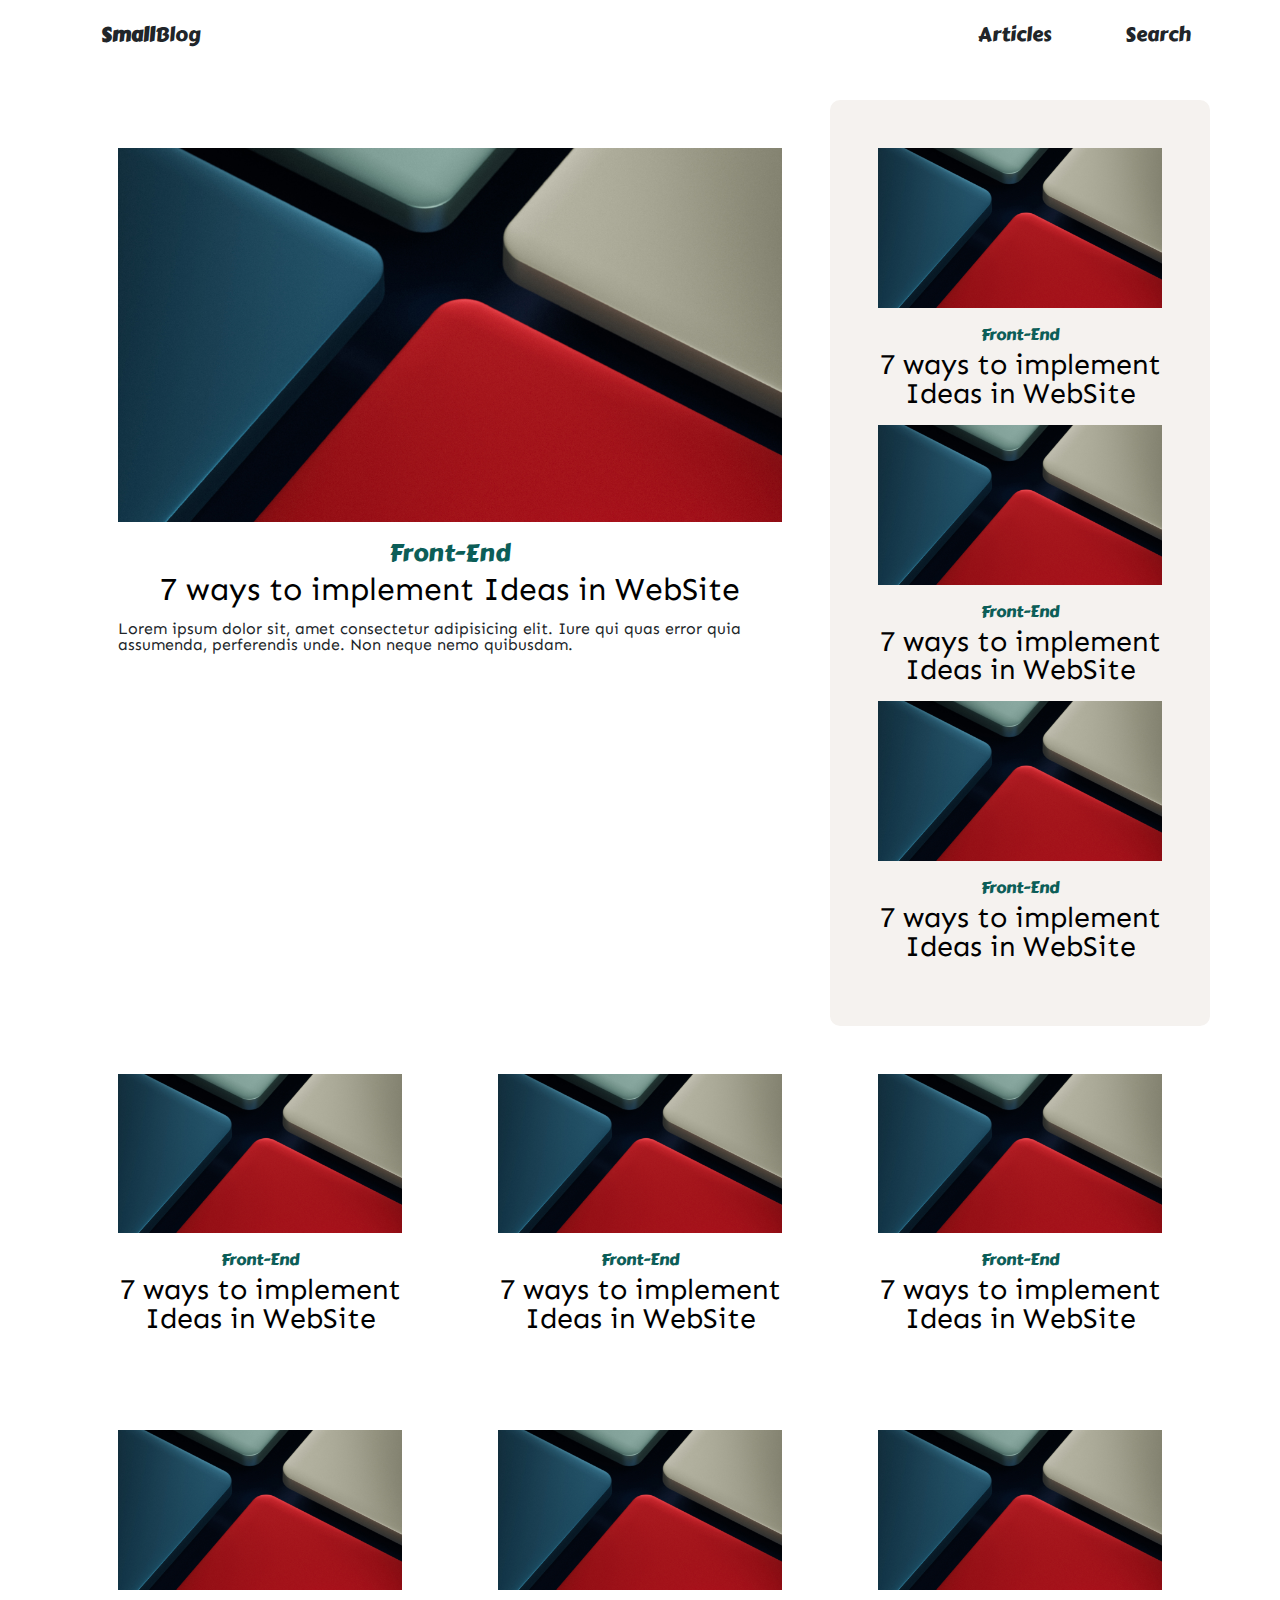
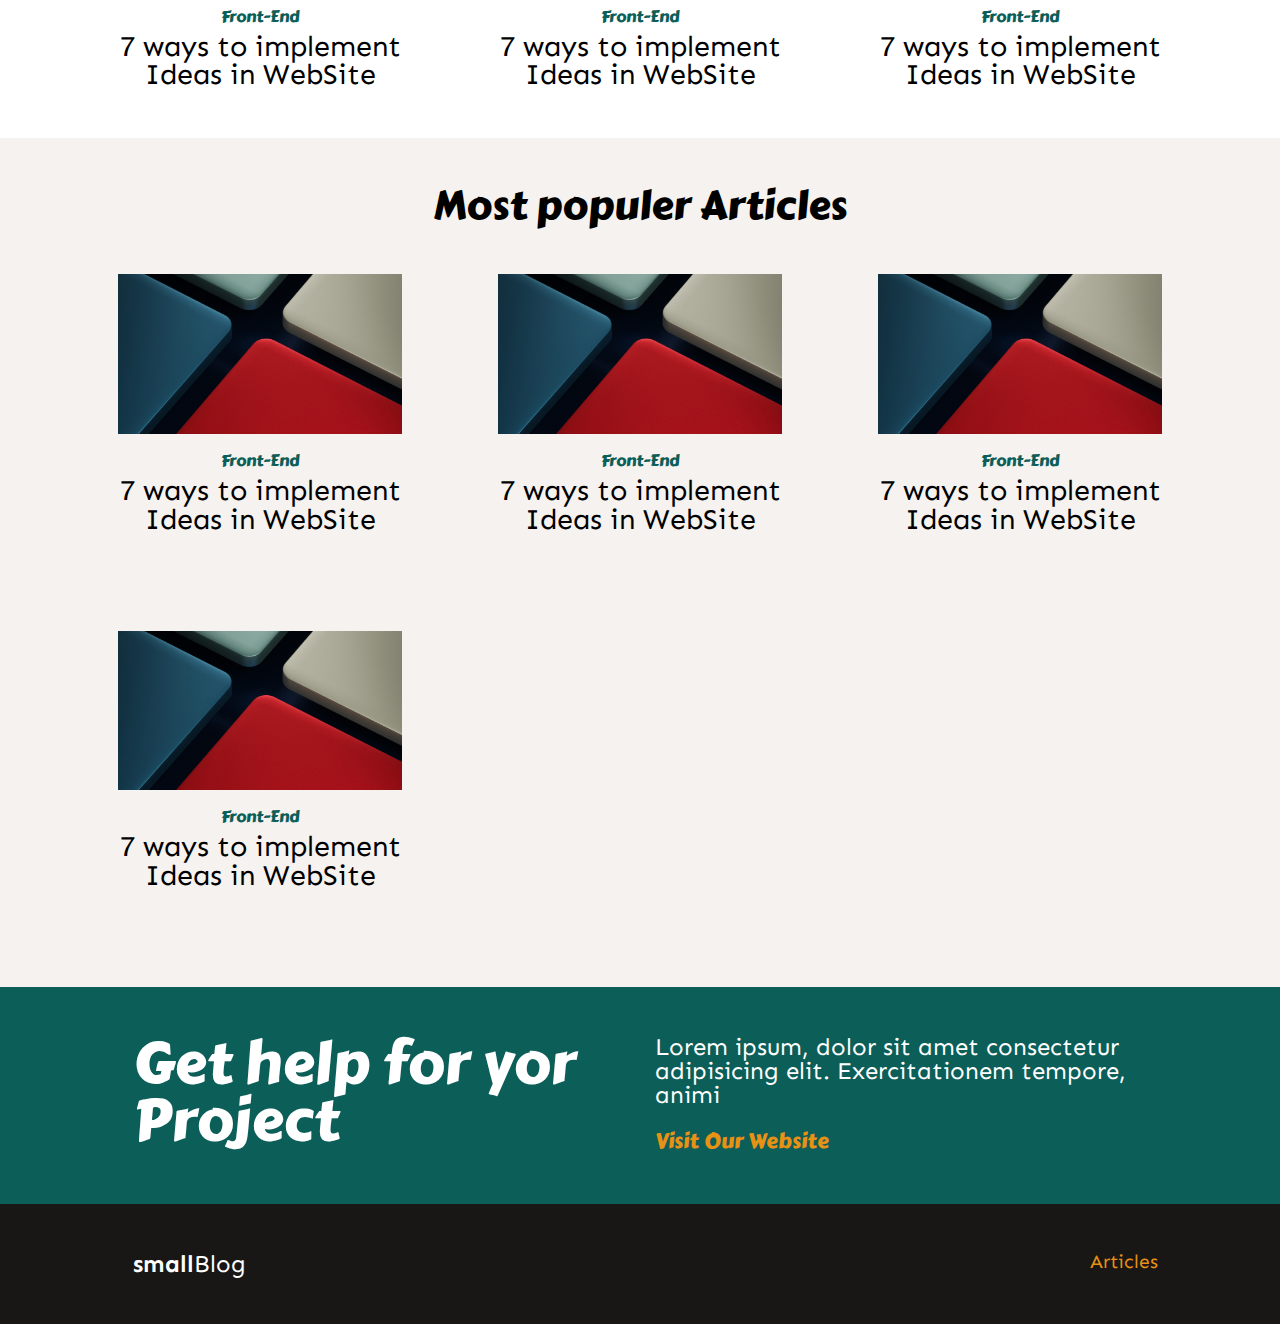
<file: index.html>
<!doctype html>
<html lang="en">

<head>
    <link rel="stylesheet" href="https://cdnjs.cloudflare.com/ajax/libs/font-awesome/6.2.0/css/all.min.css"
        integrity="sha512-xh6O/CkQoPOWDdYTDqeRdPCVd1SpvCA9XXcUnZS2FmJNp1coAFzvtCN9BmamE+4aHK8yyUHUSCcJHgXloTyT2A=="
        crossorigin="anonymous" referrerpolicy="no-referrer" />
    <!-- Required meta tags -->
    <meta charset="utf-8">
    <meta name="viewport" content="width=device-width, initial-scale=1, shrink-to-fit=no">
    <link rel="preconnect" href="https://fonts.googleapis.com">
    <link rel="preconnect" href="https://fonts.gstatic.com" crossorigin>
    <link href="https://fonts.googleapis.com/css2?family=Sen&display=swap" rel="stylesheet">
    <link href="https://fonts.googleapis.com/css2?family=Carter+One&display=swap" rel="stylesheet">
    <!-- Bootstrap CSS -->
    <link rel="stylesheet" href="https://cdn.jsdelivr.net/npm/bootstrap@4.3.1/dist/css/bootstrap.min.css"
        integrity="sha384-ggOyR0iXCbMQv3Xipma34MD+dH/1fQ784/j6cY/iJTQUOhcWr7x9JvoRxT2MZw1T" crossorigin="anonymous">
    <link rel="stylesheet" href="css/css-reset.css">
    <link rel="stylesheet" href="css/MY-CSS.css">
    <link rel="stylesheet" href="css/index.css">
    <title>SmallBlog</title>
</head>

<body>
    <div id="mySidenav" class="sidenav">
        <a href="javascript:void(0)" class="closebtn" onclick="closeNav()">&times;</a>
        <section class="searchBar">
            <input type="search" placeholder="Search...">
            <span class="searchIcon"><button> <i class="fas fa-search mr-2"></i></button></span>
        </section>
        <section class="tagHeader">
            Tags
        </section>
        <a href="#">TagName</a>
        <a href="#">TagName</a>
        <a href="#">TagName</a>
        <a href="#">TagName</a>
    </div>
    <div class="main">
        <div class="container">
            <div class="row pt-4 navbar navbarItemHeader mb-5">
                <div class="col-1">
                    <a href="index.html"><span class="boldText">Small</span>Blog</a>
                </div>
                <div class="col-1 offset-8 navbarItem"><a href="article.html">Articles</a>
                </div>
                <div class="col-1 navbarItem" id="searchBtn" onclick="changeOffset()">
                    <i class="fas fa-search d-inline mr-2"></i>Search
                </div>
            </div>
        </div>

        <!-- Main Content -->
        <div class="container">
            <div class="row">
                <!-- left -->
                <div class="col-lg-8 col-12 p-5 ">
                    <div>
                        <a href="singlePage.html">
                            <section>
                                <img src="images/itemImage1.jpg" alt="itemImage1" class="img-fluid">
                            </section>
                            <div class="heroBoxHeaderName mt-3 mb-2">
                                Front-End
                            </div>
                            <div class="heroBoxName mb-3">
                                7 ways to implement Ideas in WebSite
                            </div>
                            <div class="summeryContent">
                                Lorem ipsum dolor sit, amet consectetur adipisicing elit. Iure qui quas error quia
                                assumenda,
                                perferendis unde. Non neque nemo quibusdam.
                            </div>
                        </a>
                    </div>
                </div>
                <!-- right -->
                <div class="col-lg-4 col-12 pt-5 pb-5 pr-5 pl-5 rightContent">
                    <!-- 1 item Start Here -->
                    <div>
                        <a href="singlePage.html">
                            <section>
                                <img src="images/itemImage1.jpg" alt="itemImage1" class="img-fluid">
                            </section>
                            <section class="itemHeaderName mt-3 mb-2">
                                Front-End
                            </section>
                            <section class="itemName mb-3">
                                7 ways to implement Ideas in WebSite
                            </section>
                        </a>
                    </div>
                    <!-- end 1 item End Here -->
                    <div>
                        <a href="singlePage.html">
                            <section>
                                <img src="images/itemImage1.jpg" alt="itemImage1" class="img-fluid">
                            </section>
                            <section class="itemHeaderName mt-3 mb-2">
                                Front-End
                            </section>
                            <section class="itemName mb-3">
                                7 ways to implement Ideas in WebSite
                            </section>
                        </a>
                    </div>
                    <div>
                        <a href="singlePage.html">
                            <section>
                                <img src="images/itemImage1.jpg" alt="itemImage1" class="img-fluid">
                            </section>
                            <section class="itemHeaderName mt-3 mb-2">
                                Front-End
                            </section>
                            <section class="itemName mb-3">
                                7 ways to implement Ideas in WebSite
                            </section>
                        </a>
                    </div>
                </div>
            </div>
        </div>

        <!-- items -->
        <div class="container">
            <div class="row">
                <!-- Item 1 Start Copy -->
                <!-- Size IMAGE 1920*1080 -->
                <div class="col-lg-4 col-6 p-5">
                    <a href="singlePage.html">
                         <section>
                        <div class="itemImgContainer">
                            <img src="images/itemImage1.jpg" alt="" class="img-fluid">
                        </div>
                        <section class="itemHeaderName mt-3 mb-2">
                            Front-End
                        </section>
                        <section class="itemName">
                            7 ways to implement Ideas in WebSite
                        </section>
                    </section>
                    </a>
                </div>
                <!-- Item 1 End End Copy -->
                <div class="col-lg-4 col-6 p-5">
                    <a href="singlePage.html">
                         <section>
                        <div class="itemImgContainer">
                            <img src="images/itemImage1.jpg" alt="" class="img-fluid">
                        </div>
                        <section class="itemHeaderName mt-3 mb-2">
                            Front-End
                        </section>
                        <section class="itemName">
                            7 ways to implement Ideas in WebSite
                        </section>
                    </section>
                    </a>
                </div>
                <div class="col-lg-4 col-6 p-5">
                    <a href="singlePage.html">
                         <section>
                        <div class="itemImgContainer">
                            <img src="images/itemImage1.jpg" alt="" class="img-fluid">
                        </div>
                        <section class="itemHeaderName mt-3 mb-2">
                            Front-End
                        </section>
                        <section class="itemName">
                            7 ways to implement Ideas in WebSite
                        </section>
                    </section>
                    </a>
                </div>
                <div class="col-lg-4 col-6 p-5">
                    <a href="singlePage.html">
                         <section>
                        <div class="itemImgContainer">
                            <img src="images/itemImage1.jpg" alt="" class="img-fluid">
                        </div>
                        <section class="itemHeaderName mt-3 mb-2">
                            Front-End
                        </section>
                        <section class="itemName">
                            7 ways to implement Ideas in WebSite
                        </section>
                    </section>
                    </a>
                </div>
                <div class="col-lg-4 col-6 p-5">
                    <a href="singlePage.html">
                         <section>
                        <div class="itemImgContainer">
                            <img src="images/itemImage1.jpg" alt="" class="img-fluid">
                        </div>
                        <section class="itemHeaderName mt-3 mb-2">
                            Front-End
                        </section>
                        <section class="itemName">
                            7 ways to implement Ideas in WebSite
                        </section>
                    </section>
                    </a>
                </div>
                <div class="col-lg-4 col-6 p-5">
                    <a href="singlePage.html">
                         <section>
                        <div class="itemImgContainer">
                            <img src="images/itemImage1.jpg" alt="" class="img-fluid">
                        </div>
                        <section class="itemHeaderName mt-3 mb-2">
                            Front-End
                        </section>
                        <section class="itemName">
                            7 ways to implement Ideas in WebSite
                        </section>
                    </section>
                    </a>
                </div>
            </div>
        </div>

        <div class="container-fluid itemContainer p-5">
            <div class="container">
                <div class="row d-flex justify-content-center align-items-center">
                    <section class="itemHeader">
                        Most populer Articles
                    </section>
                </div>
                <div class="row">
                    <!-- Item 1 Start Copy -->
                    <!-- Size IMAGE 1920*1080 -->
                    <div class="col-lg-4 col-12 p-5">
                        <a href="singlePage.html">
                            <section>
                                <div class="itemImgContainer">
                                    <img src="images/itemImage1.jpg" alt="" class="img-fluid">
                                </div>
                                <section class="itemHeaderName mt-3 mb-2">
                                    Front-End
                                </section>
                                <section class="itemName">
                                    7 ways to implement Ideas in WebSite
                                </section>
                            </section>
                        </a>   
                    </div>
                    <!-- Item 1 End End Copy -->
                    <div class="col-lg-4 col-12 p-5">
                        <a href="singlePage.html">
                            <section>
                                <div class="itemImgContainer">
                                    <img src="images/itemImage1.jpg" alt="" class="img-fluid">
                                </div>
                                <section class="itemHeaderName mt-3 mb-2">
                                    Front-End
                                </section>
                                <section class="itemName">
                                    7 ways to implement Ideas in WebSite
                                </section>
                            </section>
                        </a>   
                    </div>
                    <div class="col-lg-4 col-12 p-5">
                        <a href="singlePage.html">
                            <section>
                                <div class="itemImgContainer">
                                    <img src="images/itemImage1.jpg" alt="" class="img-fluid">
                                </div>
                                <section class="itemHeaderName mt-3 mb-2">
                                    Front-End
                                </section>
                                <section class="itemName">
                                    7 ways to implement Ideas in WebSite
                                </section>
                            </section>
                        </a>   
                    </div>
                    <div class="col-lg-4 col-12 p-5">
                        <a href="singlePage.html">
                            <section>
                                <div class="itemImgContainer">
                                    <img src="images/itemImage1.jpg" alt="" class="img-fluid">
                                </div>
                                <section class="itemHeaderName mt-3 mb-2">
                                    Front-End
                                </section>
                                <section class="itemName">
                                    7 ways to implement Ideas in WebSite
                                </section>
                            </section>
                        </a>   
                    </div>
                </div>
            </div>

        </div>

        <!-- Footer Top -->
        <div class="container-fluid footerTopContainer">
            <div class="container">
                <div class="row p-5">
                    <div class="col-6">
                        <section>
                            <span class="footerTopLeft">
                                Get help for yor Project
                            </span>
                        </section>
                    </div>
                    <div class="col-6">
                        <section>
                            <p class="footerTopRight">Lorem ipsum, dolor sit amet consectetur adipisicing elit.
                                Exercitationem tempore, animi </p>
                            <div class="footerTopRightLink mt-4">
                                <a href="#">Visit Our Website</a>
                                <div class="footerTopRightLinkEffect"></div>
                            </div>
                        </section>
                    </div>
                </div>
            </div>
        </div>

        <!-- Footer -->

        <div class="container-fluid footerContainer">
            <div class="container">
                <div class="row p-5">
                    <div class="col-12 col-md-1 footerTitle">
                        <a href="index.html"><span class="boldText">small</span>Blog</a>
                    </div>
                    <div class="col-10 d-none d-md-block"></div>
                    <div class="col-12 col-md-1 m-md-0 mt-3 footerArticle"><a href="article.html">Articles</a>
                    </div>
                </div>
            </div>
        </div>
    </div>


    <!-- Optional JavaScript -->
    <!-- jQuery first, then Popper.js, then Bootstrap JS -->
    <script src="https://code.jquery.com/jquery-3.3.1.slim.min.js"
        integrity="sha384-q8i/X+965DzO0rT7abK41JStQIAqVgRVzpbzo5smXKp4YfRvH+8abtTE1Pi6jizo"
        crossorigin="anonymous"></script>
    <script src="https://cdn.jsdelivr.net/npm/popper.js@1.14.7/dist/umd/popper.min.js"
        integrity="sha384-UO2eT0CpHqdSJQ6hJty5KVphtPhzWj9WO1clHTMGa3JDZwrnQq4sF86dIHNDz0W1"
        crossorigin="anonymous"></script>
    <script src="https://cdn.jsdelivr.net/npm/bootstrap@4.3.1/dist/js/bootstrap.min.js"
        integrity="sha384-JjSmVgyd0p3pXB1rRibZUAYoIIy6OrQ6VrjIEaFf/nJGzIxFDsf4x0xIM+B07jRM"
        crossorigin="anonymous"></script>
    <script src="java-script/MY-JS.js"></script>
</body>

</html>
</file>
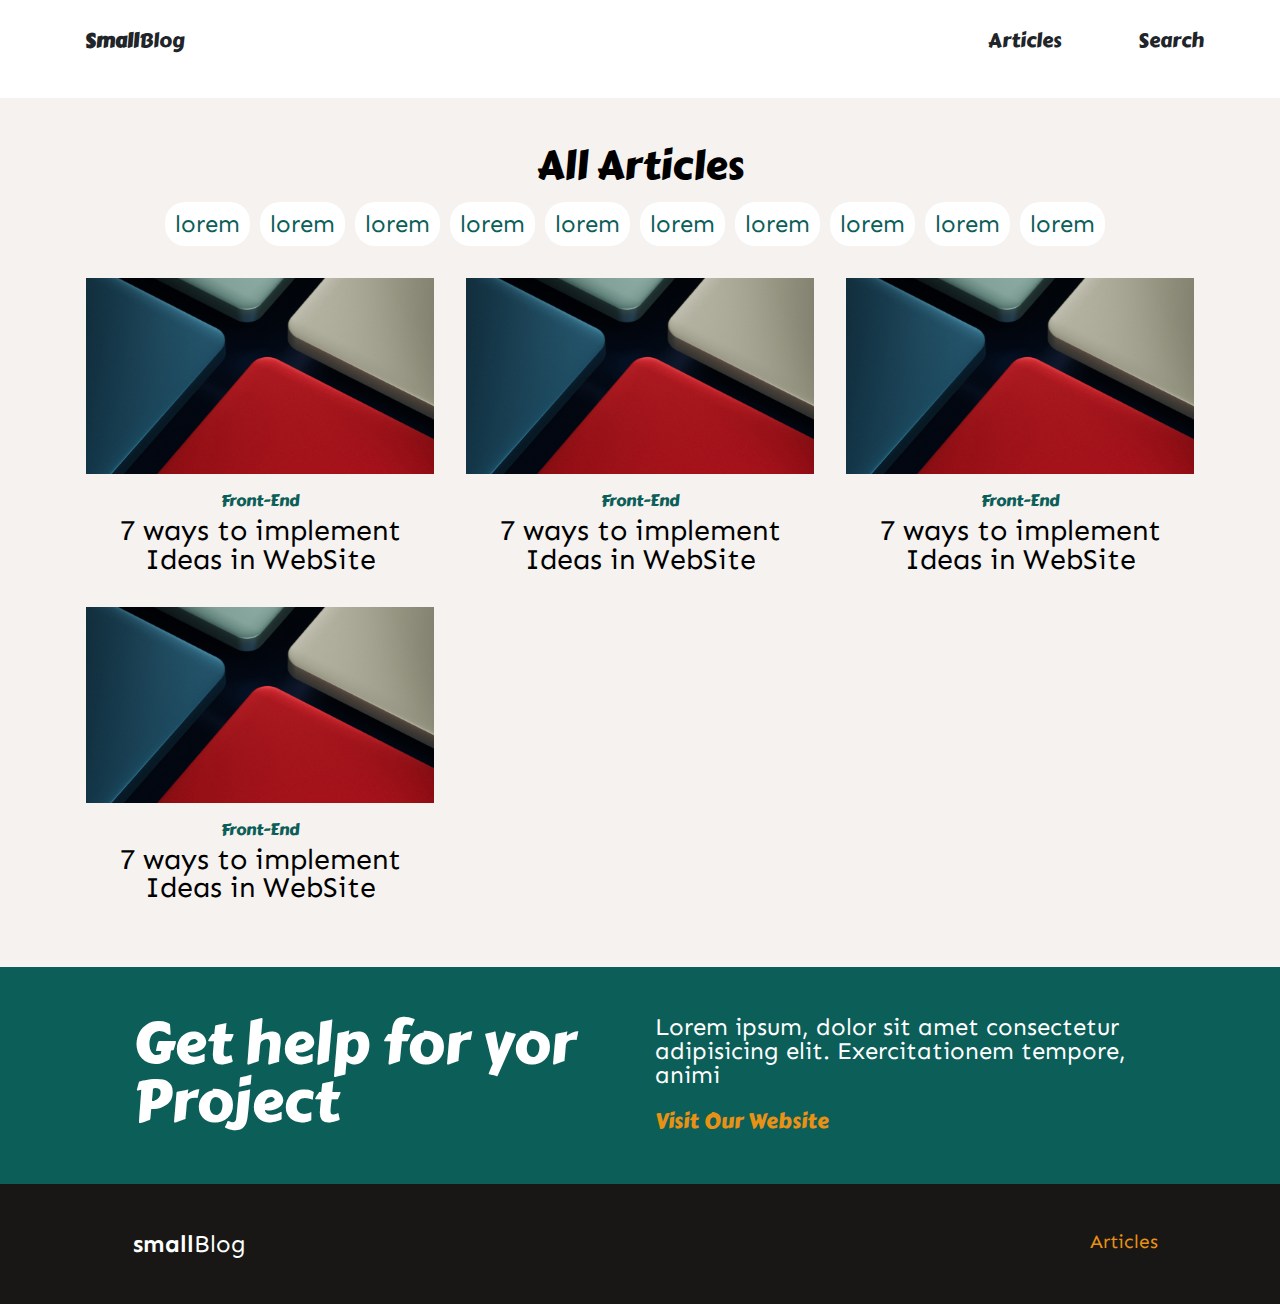
<file: article.html>
<!doctype html>
<html lang="en">

<head>
    <link rel="stylesheet" href="https://cdnjs.cloudflare.com/ajax/libs/font-awesome/6.2.0/css/all.min.css"
        integrity="sha512-xh6O/CkQoPOWDdYTDqeRdPCVd1SpvCA9XXcUnZS2FmJNp1coAFzvtCN9BmamE+4aHK8yyUHUSCcJHgXloTyT2A=="
        crossorigin="anonymous" referrerpolicy="no-referrer" />
    <!-- Required meta tags -->
    <meta charset="utf-8">
    <meta name="viewport" content="width=device-width, initial-scale=1, shrink-to-fit=no">
    <link rel="preconnect" href="https://fonts.googleapis.com">
    <link rel="preconnect" href="https://fonts.gstatic.com" crossorigin>
    <link href="https://fonts.googleapis.com/css2?family=Sen&display=swap" rel="stylesheet">
    <link href="https://fonts.googleapis.com/css2?family=Carter+One&display=swap" rel="stylesheet">
    <!-- Bootstrap CSS -->
    <link rel="stylesheet" href="https://cdn.jsdelivr.net/npm/bootstrap@4.3.1/dist/css/bootstrap.min.css"
        integrity="sha384-ggOyR0iXCbMQv3Xipma34MD+dH/1fQ784/j6cY/iJTQUOhcWr7x9JvoRxT2MZw1T" crossorigin="anonymous">
    <link rel="stylesheet" href="css/css-reset.css">
    <link rel="stylesheet" href="css/MY-CSS.css">
    <link rel="stylesheet" href="css/article.css">
    <title>SmallBlog</title>
</head>

<body>

    <div id="mySidenav" class="sidenav">
        <a href="javascript:void(0)" class="closebtn" onclick="closeNav()">&times;</a>
        <section class="searchBar">
            <input type="search" placeholder="Search...">
            <span class="searchIcon"><button> <i class="fas fa-search mr-2"></i></button></span>
        </section>
        <section class="tagHeader">
            Tags
        </section>
        <a href="#">TagName</a>
        <a href="#">TagName</a>
        <a href="#">TagName</a>
        <a href="#">TagName</a>
    </div>
    <section id="mainBody">
        <div class="container">
            <div class="row navbar navbarItemHeader mb-5">
                <div class="col-1">
                    <a href="index.html"><span class="boldText">Small</span>Blog</a>
                </div>
                <div class="col-1 offset-8 navbarItem"><a href="article.html">Articles</a>
                </div>
                <div class="col-1 navbarItem" id="searchBtn" onclick="changeOffset()">
                    <i class="fas fa-search d-inline mr-2"></i>Search
                </div>
            </div>
        </div>



        <div class="container-fluid itemContainer p-5">
            <div class="container">
                <div class="row d-flex justify-content-center align-items-center mb-3">
                    <section class="itemHeader">
                        All Articles
                    </section>
                </div>
                <div class="row d-flex justify-content-center align-items-center mb-3 articleTags">
                    <div>lorem</div>
                    <div>lorem</div>
                    <div>lorem</div>
                    <div>lorem</div>
                    <div>lorem</div>
                    <div>lorem</div>
                    <div>lorem</div>
                    <div>lorem</div>
                    <div>lorem</div>
                    <div>lorem</div>
                </div>
                <div class="row">
                    <!-- Item 1 Start Copy -->
                    <!-- Size IMAGE 1920*1080 -->
                    <div class="col-lg-4 col-12 p-3">
                        <a href="singlePage.html">
                            <section>
                                <div class="itemImgContainer">
                                    <img src="images/itemImage1.jpg" alt="" class="img-fluid">
                                </div>
                                <section class="itemHeaderName mt-3 mb-2">
                                    Front-End
                                </section>
                                <section class="itemName">
                                    7 ways to implement Ideas in WebSite
                                </section>
                            </section>
                        </a>
                    </div>
                    <!-- Item 1 End End Copy -->
                    <div class="col-lg-4 col-12 p-3">
                        <a href="singlePage.html">
                            <section>
                                <div class="itemImgContainer">
                                    <img src="images/itemImage1.jpg" alt="" class="img-fluid">
                                </div>
                                <section class="itemHeaderName mt-3 mb-2">
                                    Front-End
                                </section>
                                <section class="itemName">
                                    7 ways to implement Ideas in WebSite
                                </section>
                            </section>
                        </a>
                    </div>
                    <div class="col-lg-4 col-12 p-3">
                        <a href="singlePage.html">
                            <section>
                                <div class="itemImgContainer">
                                    <img src="images/itemImage1.jpg" alt="" class="img-fluid">
                                </div>
                                <section class="itemHeaderName mt-3 mb-2">
                                    Front-End
                                </section>
                                <section class="itemName">
                                    7 ways to implement Ideas in WebSite
                                </section>
                            </section>
                        </a>
                    </div>
                    <div class="col-lg-4 col-12 p-3">
                        <a href="singlePage.html">
                            <section>
                                <div class="itemImgContainer">
                                    <img src="images/itemImage1.jpg" alt="" class="img-fluid">
                                </div>
                                <section class="itemHeaderName mt-3 mb-2">
                                    Front-End
                                </section>
                                <section class="itemName">
                                    7 ways to implement Ideas in WebSite
                                </section>
                            </section>
                        </a>
                    </div>
                </div>
            </div>

        </div>

        <!-- Footer Top -->
        <div class="container-fluid footerTopContainer">
            <div class="container">
                <div class="row p-5">
                    <div class="col-6">
                        <section>
                            <span class="footerTopLeft">
                                Get help for yor Project
                            </span>
                        </section>
                    </div>
                    <div class="col-6">
                        <section>
                            <p class="footerTopRight">Lorem ipsum, dolor sit amet consectetur adipisicing elit.
                                Exercitationem tempore, animi </p>
                            <div class="footerTopRightLink mt-4">
                                <a href="#">Visit Our Website</a>
                                <div class="footerTopRightLinkEffect"></div>
                            </div>
                        </section>
                    </div>
                </div>
            </div>
        </div>

        <!-- Footer -->

        <div class="container-fluid footerContainer">
            <div class="container">
                <div class="row p-5">
                    <div class="col-12 col-md-1 footerTitle"> <a href="index.html"><span
                                class="boldText">small</span>Blog</a></div>
                    <div class="col-10 d-none d-md-block"></div>
                    <div class="col-12 col-md-1 m-md-0 mt-3 footerArticle"><a href="article.html">Articles</a></div>
                </div>
            </div>
        </div>


    </section>
    <script src="java-script/MY-JS.js"></script>
    <!-- Optional JavaScript -->
    <!-- jQuery first, then Popper.js, then Bootstrap JS -->
    <script src="https://code.jquery.com/jquery-3.3.1.slim.min.js"
        integrity="sha384-q8i/X+965DzO0rT7abK41JStQIAqVgRVzpbzo5smXKp4YfRvH+8abtTE1Pi6jizo"
        crossorigin="anonymous"></script>
    <script src="https://cdn.jsdelivr.net/npm/popper.js@1.14.7/dist/umd/popper.min.js"
        integrity="sha384-UO2eT0CpHqdSJQ6hJty5KVphtPhzWj9WO1clHTMGa3JDZwrnQq4sF86dIHNDz0W1"
        crossorigin="anonymous"></script>
    <script src="https://cdn.jsdelivr.net/npm/bootstrap@4.3.1/dist/js/bootstrap.min.js"
        integrity="sha384-JjSmVgyd0p3pXB1rRibZUAYoIIy6OrQ6VrjIEaFf/nJGzIxFDsf4x0xIM+B07jRM"
        crossorigin="anonymous"></script>
</body>

</html>
</file>
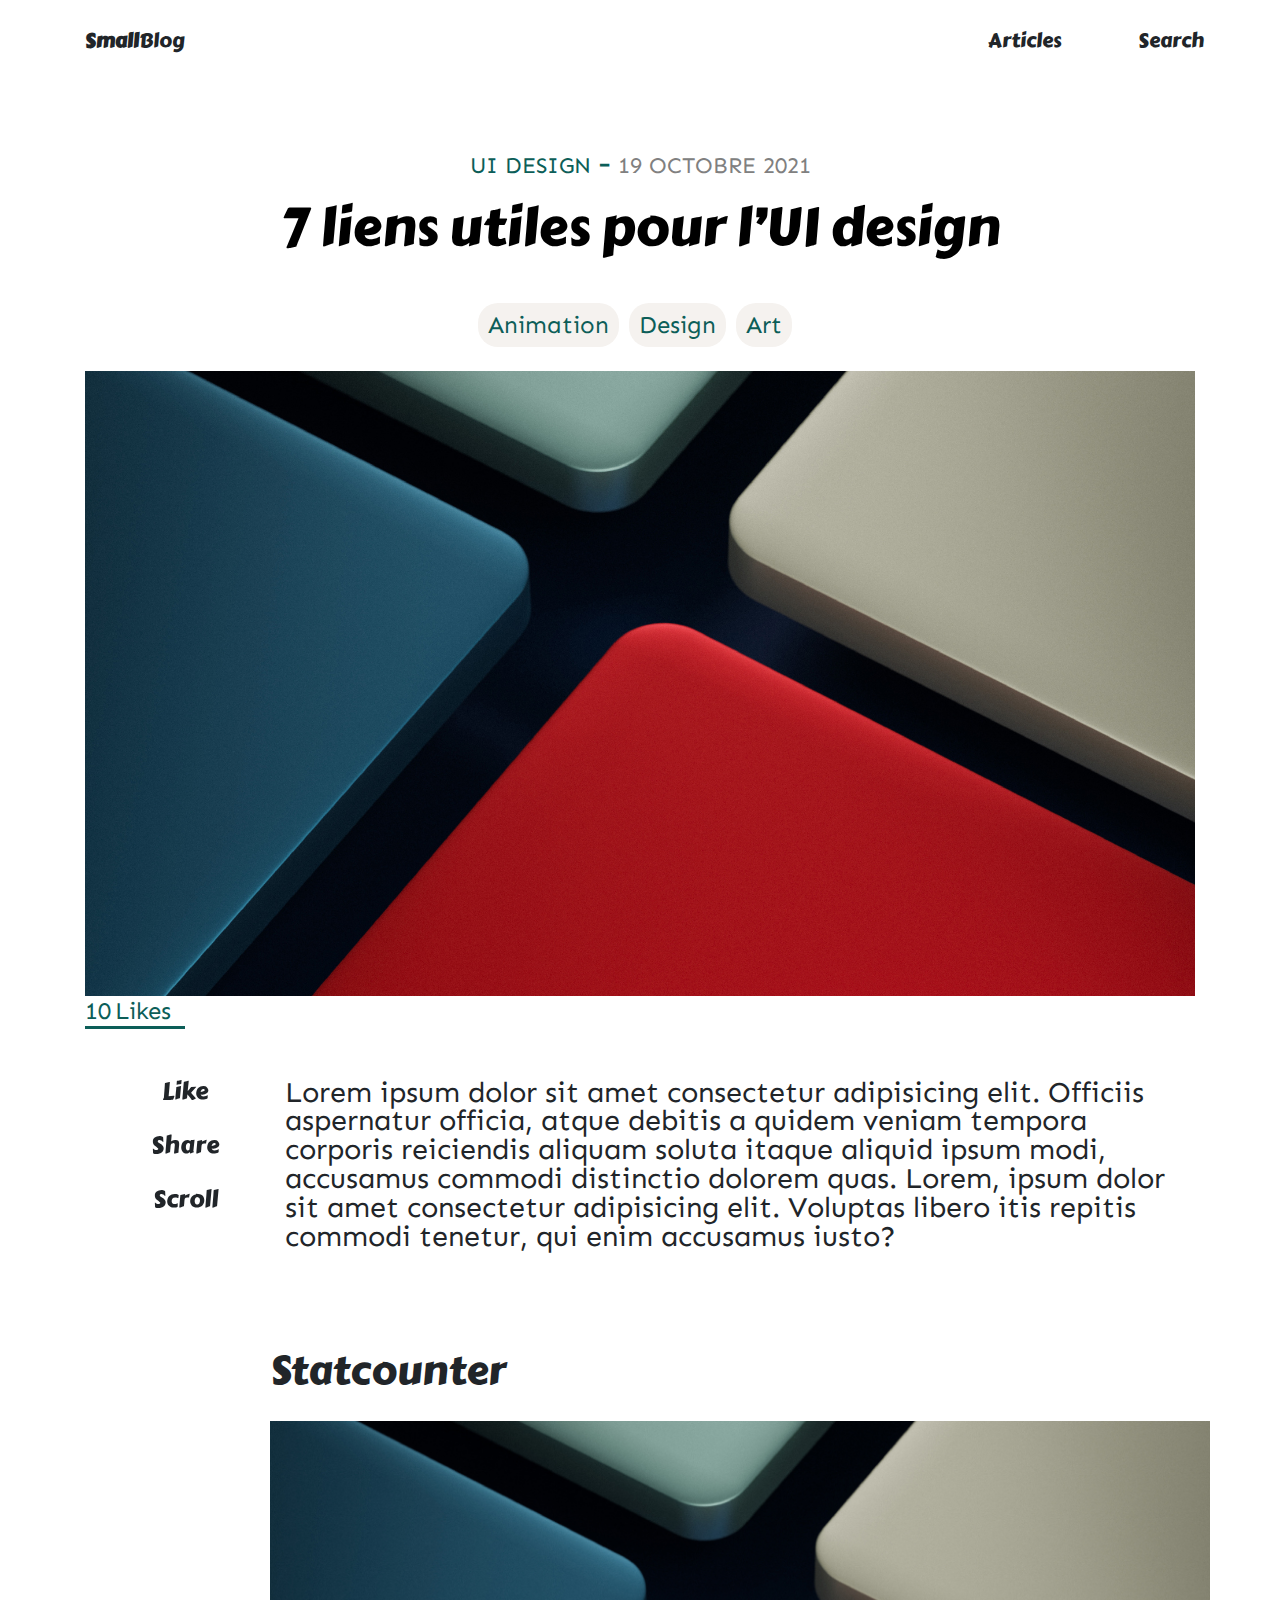
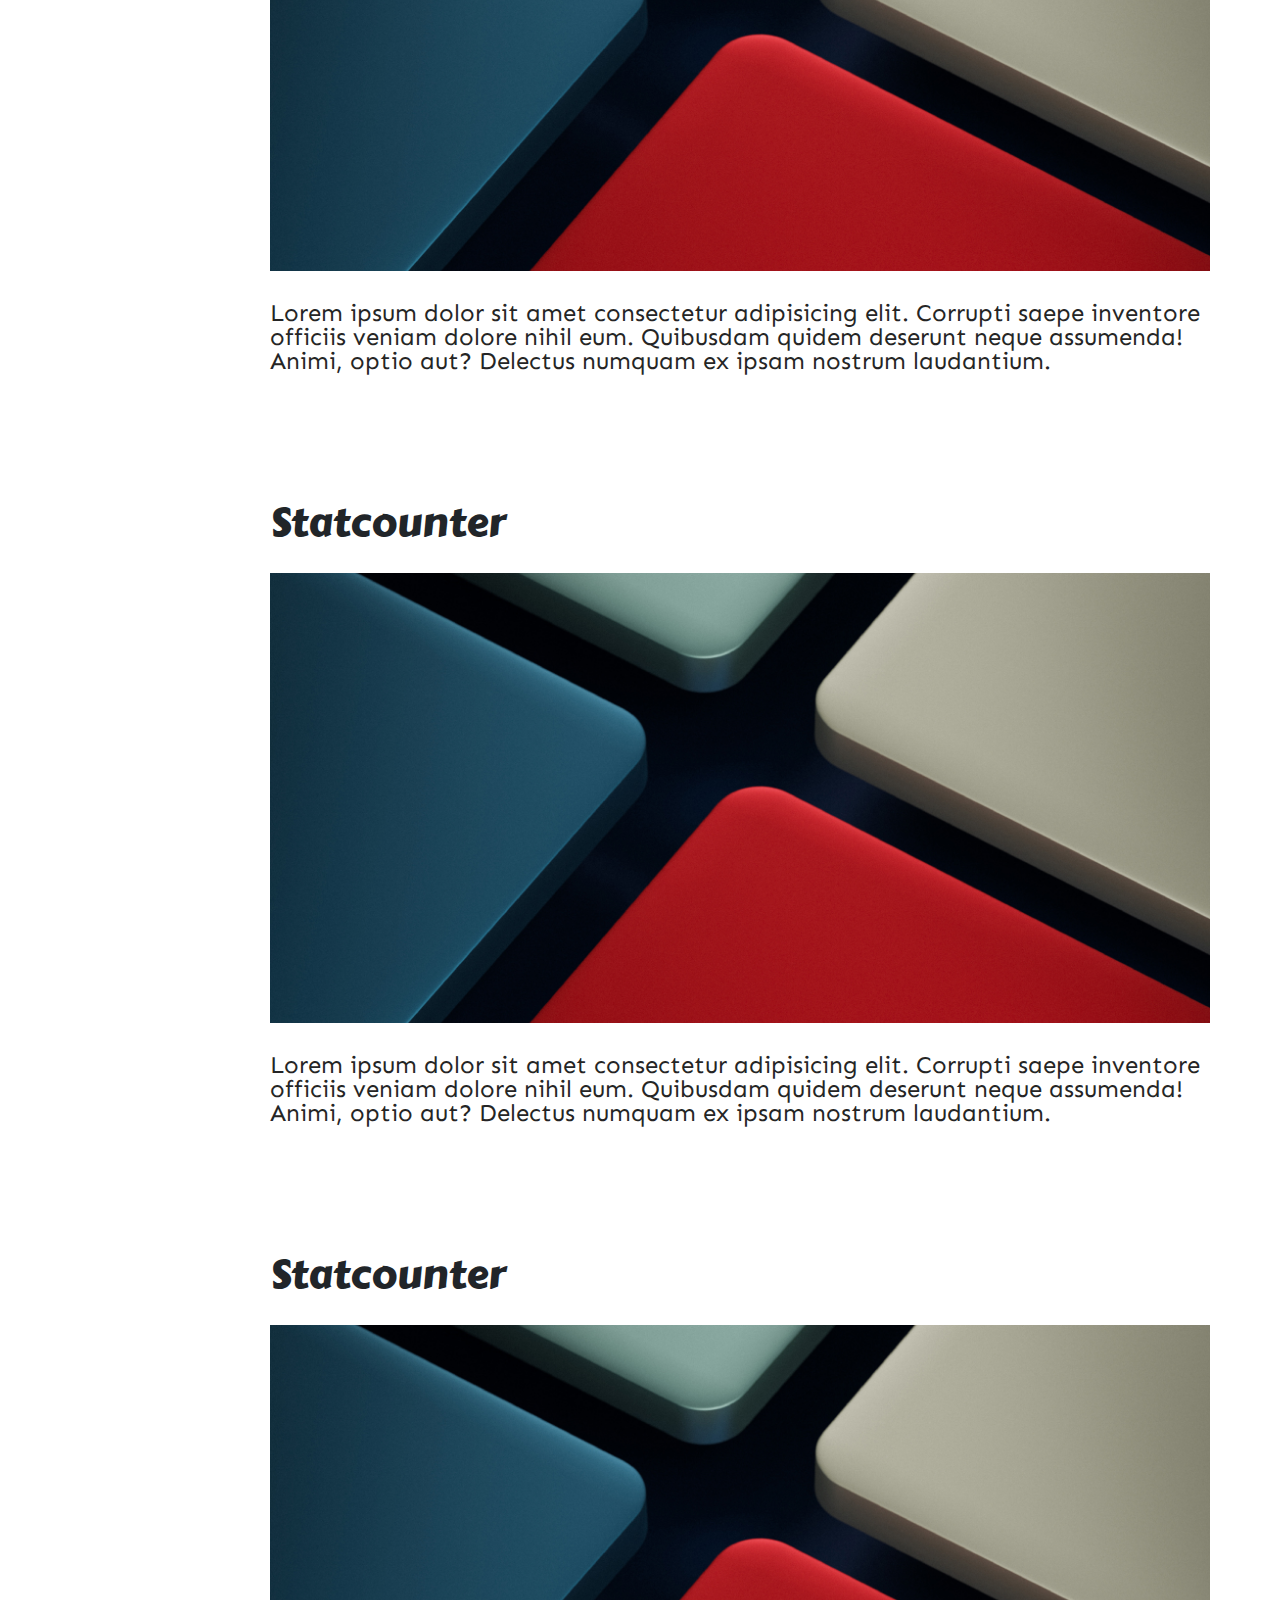
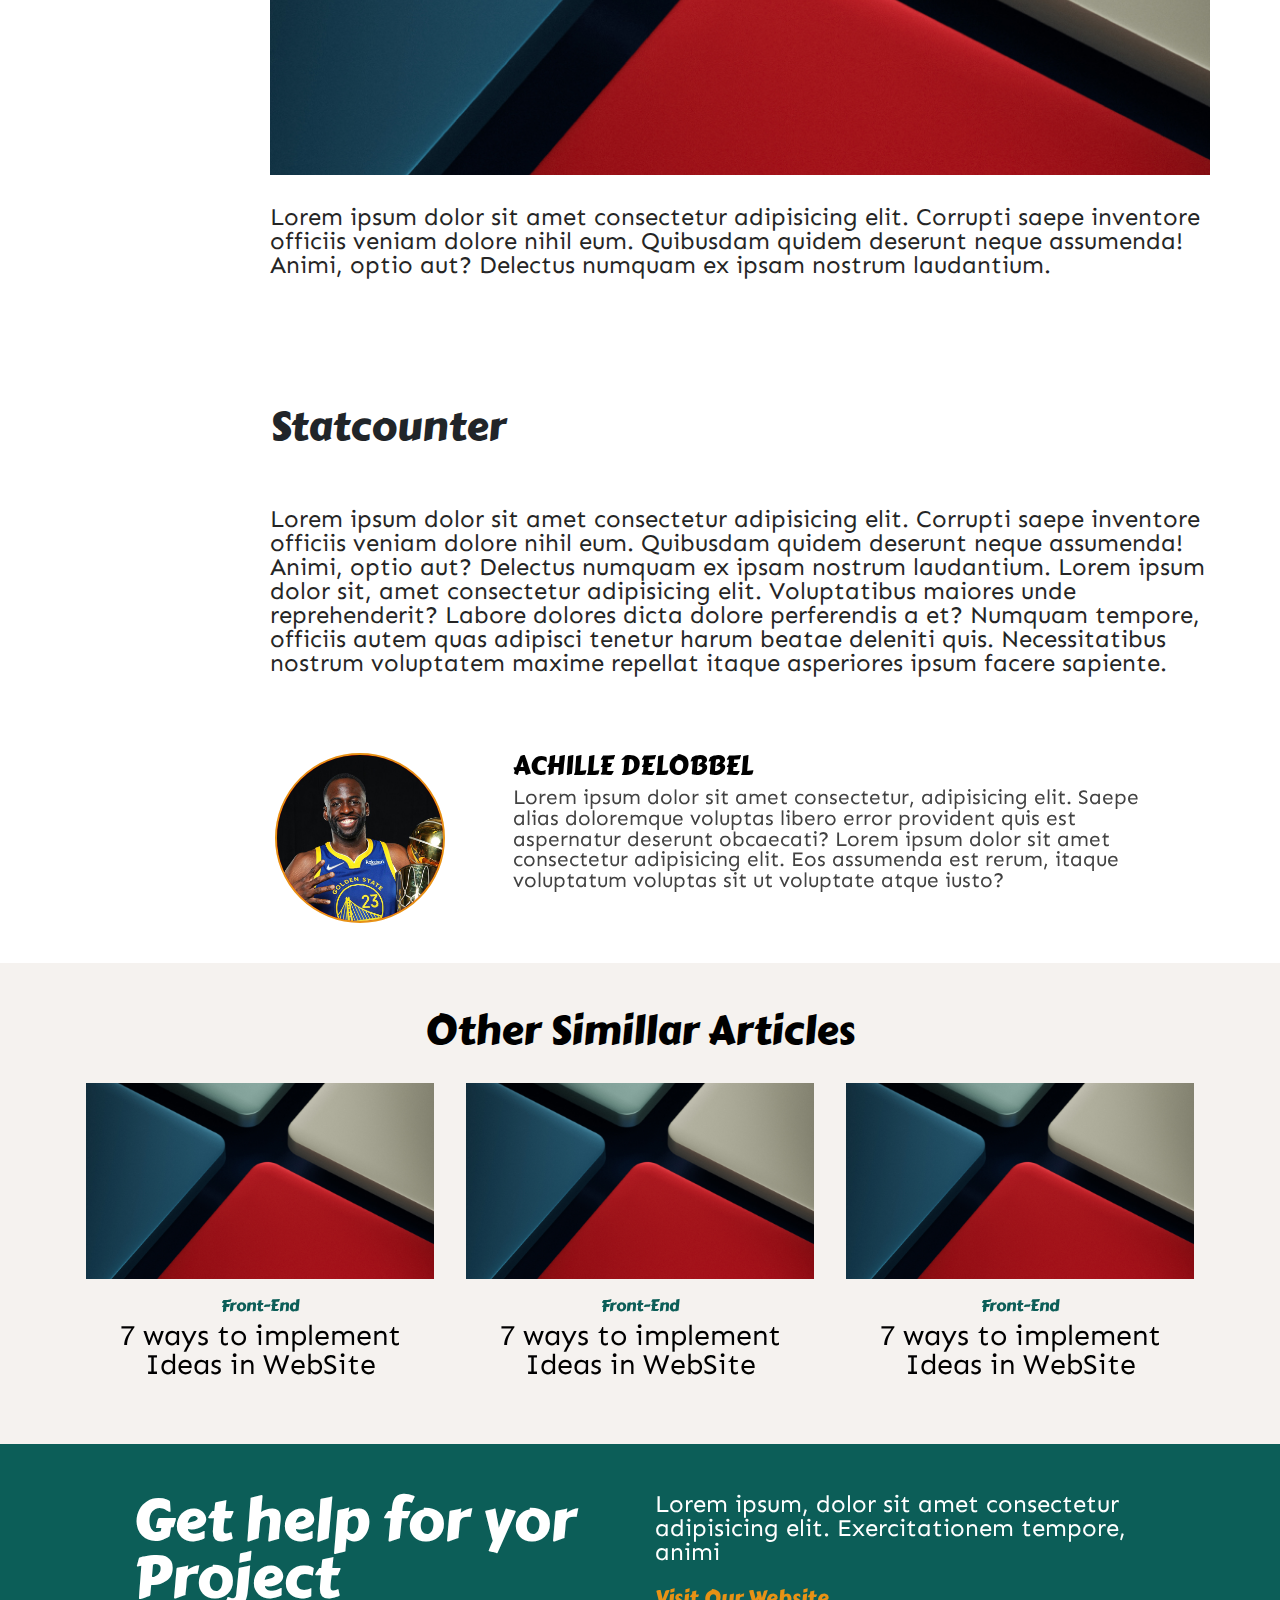
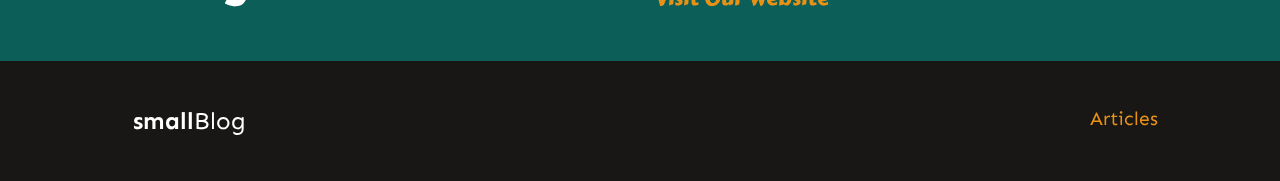
<file: singlePage.html>
<!doctype html>
<html lang="en">

<head>
    <link rel="stylesheet" href="https://cdnjs.cloudflare.com/ajax/libs/font-awesome/6.2.0/css/all.min.css"
        integrity="sha512-xh6O/CkQoPOWDdYTDqeRdPCVd1SpvCA9XXcUnZS2FmJNp1coAFzvtCN9BmamE+4aHK8yyUHUSCcJHgXloTyT2A=="
        crossorigin="anonymous" referrerpolicy="no-referrer" />
    <!-- Required meta tags -->
    <meta charset="utf-8">
    <meta name="viewport" content="width=device-width, initial-scale=1, shrink-to-fit=no">
    <link rel="preconnect" href="https://fonts.googleapis.com">
    <link rel="preconnect" href="https://fonts.gstatic.com" crossorigin>
    <link href="https://fonts.googleapis.com/css2?family=Sen&display=swap" rel="stylesheet">
    <link href="https://fonts.googleapis.com/css2?family=Carter+One&display=swap" rel="stylesheet">
    <!-- Bootstrap CSS -->
    <link rel="stylesheet" href="https://cdn.jsdelivr.net/npm/bootstrap@4.3.1/dist/css/bootstrap.min.css"
        integrity="sha384-ggOyR0iXCbMQv3Xipma34MD+dH/1fQ784/j6cY/iJTQUOhcWr7x9JvoRxT2MZw1T" crossorigin="anonymous">
    <link rel="stylesheet" href="css/css-reset.css">
    <link rel="stylesheet" href="css/MY-CSS.css">
    <link rel="stylesheet" href="css/singlePage.css">
    <title>SmallBlog</title>
</head>

<body>

    <div id="mySidenav" class="sidenav">
        <a href="javascript:void(0)" class="closebtn" onclick="closeNav()">&times;</a>
        <section class="searchBar">
            <input type="search" placeholder="Search...">
            <span class="searchIcon"><button> <i class="fas fa-search mr-2"></i></button></span>
        </section>
        <section class="tagHeader">
            Tags
        </section>
        <a href="#">TagName</a>
        <a href="#">TagName</a>
        <a href="#">TagName</a>
        <a href="#">TagName</a>
    </div>
    <section id="mainBody">
        <div class="container">
            <div class="row navbar navbarItemHeader mb-5">
                <div class="col-1">
                    <a href="index.html"><span class="boldText">Small</span>Blog</a>
                </div>
                <div class="col-1 offset-8 navbarItem"><a href="article.html">Articles</a>
                </div>
                <div class="col-1 navbarItem" id="searchBtn" onclick="changeOffset()">
                    <i class="fas fa-search d-inline mr-2"></i>Search
                </div>
            </div>
        </div>

        <!-- date and About -->
        <div class="row d-flex justify-content-center pt-5">
            <div class="dateAndAbout">
                <span class="aboutName">UI DESIGN</span>
                <span class="betweenSize">-</span>
                <span class="dateName">19 OCTOBRE 2021</span>
            </div>
        </div>

        <!-- Title -->
        <div class="container mt-4 mb-5">
            <div class="row d-flex justify-content-center">
                <div class="titleName">
                    <p>7 liens utiles pour l’UI design</p>
                </div>
            </div>
        </div>


        <!-- Tags -->
        <div class="container mb-4">
            <div class="row TagsRow d-flex justify-content-center">
                <div>
                    <a href="tagPage.html">Animation</a>
                </div>
                <div>
                    <a href="tagPage.html">Design</a>
                </div>
                <div>
                    <a href="tagPage.html">Art</a>
                </div>
            </div>
        </div>

        <!-- HeroBox Image -->
        <div class="container imageContainer">
            <!-- 1920 * 1080 -->
            <img src="images/itemImage1.jpg" alt="itemIamge1" class="img-fluid">
            <div class="totalLikes">
                <span>10</span><span class="ml-1">Likes</span>
            </div>
        </div>

        <!-- Main Content -->
        <!-- Summery -->

        <div class="container Scontainer">
            <div class="feedbackCont d-none d-md-block">
                <ul class="feedbackList">
                    <li class="likeClass">
                        <div class="ml-2" id="likeFB"><i class="fas fa-heart"></i></div>
                        <p>Like</p>
                    </li>
                    <li class="shareClass">
                        <div class="ml-2" id="shareFB"><i class="fas fa-share"></i></div>
                        <p>Share</p>
                    </li>
                    <li class="toTheTopClas" onclick="topFunction()">
                        <div class="ml-2" id="toTheTop"><i class="fa-solid fa-arrow-up"></i></div>
                        <p>Scroll</p>
                    </li>
                </ul>
            </div>
            <div class="summeryCont">
                Lorem ipsum dolor sit amet consectetur adipisicing elit. Officiis aspernatur officia, atque debitis a
                quidem veniam tempora corporis reiciendis aliquam soluta itaque aliquid ipsum modi, accusamus commodi
                distinctio dolorem quas.
                Lorem, ipsum dolor sit amet consectetur adipisicing elit. Voluptas libero itis repitis commodi tenetur,
                qui enim accusamus iusto?




                <!-- Main Content -->
                <!-- start Here  -->
                <div class="row mainContentRow">
                    <div class="mainContentHeader">
                        Statcounter
                    </div>
                    <div class="imageContainerMainContent">
                        <img src="images/itemImage1.jpg" alt="" class="img-fluid">
                    </div>
                    <div class="mainContentText">
                        Lorem ipsum dolor sit amet consectetur adipisicing elit. Corrupti saepe inventore officiis
                        veniam dolore nihil eum. Quibusdam quidem deserunt neque assumenda! Animi, optio aut? Delectus
                        numquam ex ipsam nostrum laudantium.
                    </div>
                </div>
                <!-- End Here -->
                <div class="row mainContentRow">
                    <div class="mainContentHeader">
                        Statcounter
                    </div>
                    <div class="imageContainerMainContent">
                        <img src="images/itemImage1.jpg" alt="" class="img-fluid">
                    </div>
                    <div class="mainContentText">
                        Lorem ipsum dolor sit amet consectetur adipisicing elit. Corrupti saepe inventore officiis
                        veniam dolore nihil eum. Quibusdam quidem deserunt neque assumenda! Animi, optio aut? Delectus
                        numquam ex ipsam nostrum laudantium.
                    </div>
                </div>
                <div class="row mainContentRow">
                    <div class="mainContentHeader">
                        Statcounter
                    </div>
                    <div class="imageContainerMainContent">
                        <img src="images/itemImage1.jpg" alt="" class="img-fluid">
                    </div>
                    <div class="mainContentText">
                        Lorem ipsum dolor sit amet consectetur adipisicing elit. Corrupti saepe inventore officiis
                        veniam dolore nihil eum. Quibusdam quidem deserunt neque assumenda! Animi, optio aut? Delectus
                        numquam ex ipsam nostrum laudantium.
                    </div>
                </div>
                <div class="row mainContentRow">
                    <div class="mainContentHeader">
                        Statcounter
                    </div>
                    <!-- <div class="imageContainerMainContent">
                        <img src="images/itemImage1.jpg" alt="" class="img-fluid">
                    </div> -->
                    <div class="mainContentText">
                        Lorem ipsum dolor sit amet consectetur adipisicing elit. Corrupti saepe inventore officiis
                        veniam dolore nihil eum. Quibusdam quidem deserunt neque assumenda! Animi, optio aut? Delectus
                        numquam ex ipsam nostrum laudantium.
                        Lorem ipsum dolor sit, amet consectetur adipisicing elit. Voluptatibus maiores unde
                        reprehenderit? Labore dolores dicta dolore perferendis a et? Numquam tempore, officiis autem
                        quas adipisci tenetur harum beatae deleniti quis. Necessitatibus nostrum voluptatem maxime
                        repellat itaque asperiores ipsum facere sapiente.
                    </div>
                </div>
            </div>
        </div>

        <div class="container mt-4 mb-4 d-block d-md-none">
            <div class="row d-flex justify-content-center fbContainer2">
                <span class="likeClass">
                    <div class="ml-2"><i class="fas fa-heart"></i></div>
                    <p>Like</p>
                </span>
                <span class="shareClass">
                    <div class="ml-2"><i class="fas fa-share"></i></div>
                    <p>Share</p>
                </span>
                <span class="toTheTopClas" onclick="topFunction()">
                    <div class="ml-2"><i class="fa-solid fa-arrow-up"></i></div>
                    <p>toTheTop</p>
                </span>
            </div>
        </div>
        <div class="container mb-4 mt-5">
            <div class="row">
                <div class="col-lg-2 offset-lg-2 offset-0 mr-5 col-12 mb-3">
                    <section class="profileImageContainer">
                        <img src="images/profileImage1.jpg" alt="" class="img-fluid">
                    </section>
                </div>
                <div class="col-lg-7 col-12">
                    <p class="profileName">ACHILLE DELOBBEL</p>
                    <p class="profileAbout mt-2">
                        Lorem ipsum dolor sit amet consectetur, adipisicing elit. Saepe alias doloremque voluptas libero
                        error provident quis est aspernatur deserunt obcaecati?
                        Lorem ipsum dolor sit amet consectetur adipisicing elit. Eos assumenda est rerum, itaque
                        voluptatum voluptas sit ut voluptate atque iusto?
                    </p>
                    <p class="socialMedia">
                        <span id="fb">
                            <a href="#"> <i class="fa-brands fa-facebook"></i></a>
                        </span>
                        <span id="telegram">
                            <a href="#"> <i class="fa-brands fa-telegram"></i></a>
                        </span>
                        <span id="insta">
                            <a href="#"><i class="fa-brands fa-instagram"></i></a></span>
                    </p>
                </div>
            </div>
        </div>

        <!-- Footer -->
        <div class="container-fluid itemContainer p-5">
            <div class="container">
                <div class="row d-flex justify-content-center align-items-center mb-3">
                    <section class="itemHeader">
                        Other Simillar Articles
                    </section>
                </div>
                <div class="row">
                    <!-- Item 1 Start Copy -->
                    <!-- Size IMAGE 1920*1080 -->
                    <div class="col-lg-4 col-12 p-3">
                        <section>
                            <div class="itemImgContainer">
                                <img src="images/itemImage1.jpg" alt="" class="img-fluid">
                            </div>
                            <section class="itemHeaderName mt-3 mb-2">
                                Front-End
                            </section>
                            <section class="itemName">
                                7 ways to implement Ideas in WebSite
                            </section>
                        </section>
                    </div>
                    <!-- Item 1 End End Copy -->
                    <div class="col-lg-4 col-12 p-3">
                        <section>
                            <div class="itemImgContainer">
                                <img src="images/itemImage1.jpg" alt="" class="img-fluid">
                            </div>
                            <section class="itemHeaderName mt-3 mb-2">
                                Front-End
                            </section>
                            <section class="itemName">
                                7 ways to implement Ideas in WebSite
                            </section>
                        </section>
                    </div>
                    <div class="col-lg-4 col-12 p-3">
                        <section>
                            <div class="itemImgContainer">
                                <img src="images/itemImage1.jpg" alt="" class="img-fluid">
                            </div>
                            <section class="itemHeaderName mt-3 mb-2">
                                Front-End
                            </section>
                            <section class="itemName">
                                7 ways to implement Ideas in WebSite
                            </section>
                        </section>
                    </div>
                </div>
            </div>

        </div>

        <!-- Footer Top -->
        <div class="container-fluid footerTopContainer">
            <div class="container">
                <div class="row p-5">
                    <div class="col-6">
                        <section>
                            <span class="footerTopLeft">
                                Get help for yor Project
                            </span>
                        </section>
                    </div>
                    <div class="col-6">
                        <section>
                            <p class="footerTopRight">Lorem ipsum, dolor sit amet consectetur adipisicing elit.
                                Exercitationem tempore, animi </p>
                            <div class="footerTopRightLink mt-4">
                                <a href="#">Visit Our Website</a>
                                <div class="footerTopRightLinkEffect"></div>
                            </div>
                        </section>
                    </div>
                </div>
            </div>
        </div>

        <div class="container-fluid footerContainer">
            <div class="container">
                <div class="row p-5">
                    <div class="col-12 col-md-1 footerTitle"> <a href="index.html"><span
                                class="boldText">small</span>Blog</a></div>
                    <div class="col-10 d-none d-md-block"></div>
                    <div class="col-12 col-md-1 m-md-0 mt-3 footerArticle"><a href="article.html">Articles</a></div>
                </div>
            </div>
        </div>


    </section>
    <script src="java-script/MY-JS.js"></script>
    <!-- Optional JavaScript -->
    <!-- jQuery first, then Popper.js, then Bootstrap JS -->
    <script src="https://code.jquery.com/jquery-3.3.1.slim.min.js"
        integrity="sha384-q8i/X+965DzO0rT7abK41JStQIAqVgRVzpbzo5smXKp4YfRvH+8abtTE1Pi6jizo"
        crossorigin="anonymous"></script>
    <script src="https://cdn.jsdelivr.net/npm/popper.js@1.14.7/dist/umd/popper.min.js"
        integrity="sha384-UO2eT0CpHqdSJQ6hJty5KVphtPhzWj9WO1clHTMGa3JDZwrnQq4sF86dIHNDz0W1"
        crossorigin="anonymous"></script>
    <script src="https://cdn.jsdelivr.net/npm/bootstrap@4.3.1/dist/js/bootstrap.min.js"
        integrity="sha384-JjSmVgyd0p3pXB1rRibZUAYoIIy6OrQ6VrjIEaFf/nJGzIxFDsf4x0xIM+B07jRM"
        crossorigin="anonymous"></script>
    <script src="java-script/singlePage.js"></script>
</body>

</html>
</file>
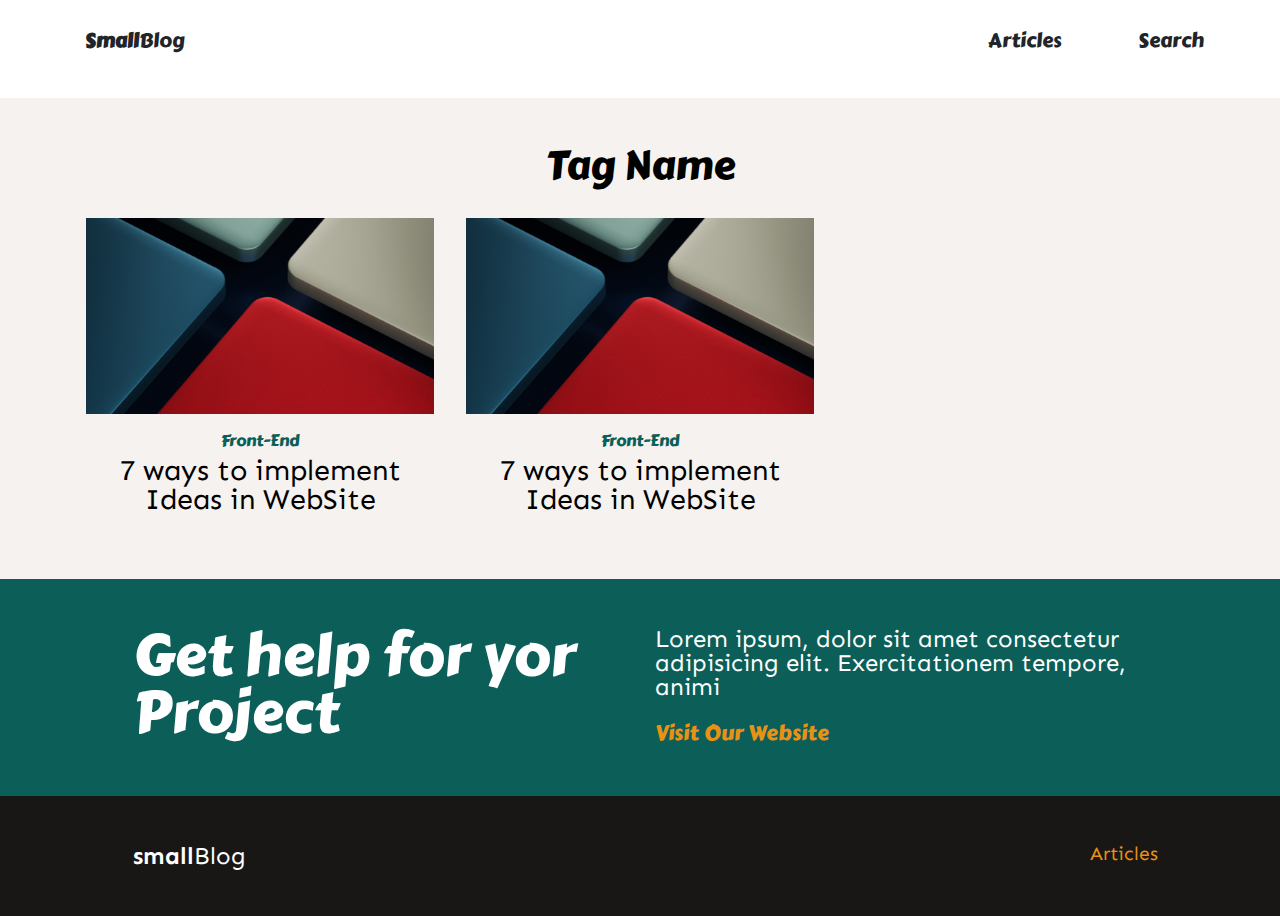
<file: tagPage.html>
<!doctype html>
<html lang="en">

<head>
    <link rel="stylesheet" href="https://cdnjs.cloudflare.com/ajax/libs/font-awesome/6.2.0/css/all.min.css"
        integrity="sha512-xh6O/CkQoPOWDdYTDqeRdPCVd1SpvCA9XXcUnZS2FmJNp1coAFzvtCN9BmamE+4aHK8yyUHUSCcJHgXloTyT2A=="
        crossorigin="anonymous" referrerpolicy="no-referrer" />
    <!-- Required meta tags -->
    <meta charset="utf-8">
    <meta name="viewport" content="width=device-width, initial-scale=1, shrink-to-fit=no">
    <link rel="preconnect" href="https://fonts.googleapis.com">
    <link rel="preconnect" href="https://fonts.gstatic.com" crossorigin>
    <link href="https://fonts.googleapis.com/css2?family=Sen&display=swap" rel="stylesheet">
    <link href="https://fonts.googleapis.com/css2?family=Carter+One&display=swap" rel="stylesheet">
    <!-- Bootstrap CSS -->
    <link rel="stylesheet" href="https://cdn.jsdelivr.net/npm/bootstrap@4.3.1/dist/css/bootstrap.min.css"
        integrity="sha384-ggOyR0iXCbMQv3Xipma34MD+dH/1fQ784/j6cY/iJTQUOhcWr7x9JvoRxT2MZw1T" crossorigin="anonymous">
    <link rel="stylesheet" href="css/css-reset.css">
    <link rel="stylesheet" href="css/MY-CSS.css">
    <link rel="stylesheet" href="css/article.css">
    <title>SmallBlog</title>
</head>

<body>
    
<div id="mySidenav" class="sidenav">
    <a href="javascript:void(0)" class="closebtn" onclick="closeNav()">&times;</a>
    <section class="searchBar">
        <input type="search" placeholder="Search...">
        <span class="searchIcon"><button> <i class="fas fa-search mr-2"></i></button></span>
    </section>
    <section class="tagHeader">
        Tags
    </section>
    <a href="#">TagName</a>
    <a href="#">TagName</a>
    <a href="#">TagName</a>
    <a href="#">TagName</a>
  </div>
    <section id="mainBody">
        <div class="container">
            <div class="row navbar navbarItemHeader mb-5">
                <div class="col-1">
                    <a href="index.html"><span class="boldText">Small</span>Blog</a>
                </div>
                <div class="col-1 offset-8 navbarItem"><a href="article.html">Articles</a>
                </div>
                <div class="col-1 navbarItem" id="searchBtn" onclick="changeOffset()">
                    <i class="fas fa-search d-inline mr-2"></i>Search
                </div>
            </div>
        </div>



        <div class="container-fluid itemContainer p-5">
            <div class="container">
                <div class="row d-flex justify-content-center align-items-center mb-3">
                    <section class="itemHeader">
                        Tag Name
                    </section>
                </div>
                <div class="row">
                    <!-- Item 1 Start Copy -->
                    <!-- Size IMAGE 1920*1080 -->
                    <div class="col-lg-4 col-12 p-3">
                        <section>
                            <div class="itemImgContainer">
                                <img src="images/itemImage1.jpg" alt="" class="img-fluid">
                            </div>
                            <section class="itemHeaderName mt-3 mb-2">
                                Front-End
                            </section>
                            <section class="itemName">
                                7 ways to implement Ideas in WebSite
                            </section>
                        </section>
                    </div>
                    <!-- Item 1 End End Copy -->
                    <div class="col-lg-4 col-12 p-3">
                        <section>
                            <div class="itemImgContainer">
                                <img src="images/itemImage1.jpg" alt="" class="img-fluid">
                            </div>
                            <section class="itemHeaderName mt-3 mb-2">
                                Front-End
                            </section>
                            <section class="itemName">
                                7 ways to implement Ideas in WebSite
                            </section>
                        </section>
                    </div>
                </div>
            </div>

        </div>

        <!-- Footer Top -->
        <div class="container-fluid footerTopContainer">
            <div class="container">
                <div class="row p-5">
                    <div class="col-6">
                        <section>
                            <span class="footerTopLeft">
                                Get help for yor Project
                            </span>
                        </section>
                    </div>
                    <div class="col-6">
                        <section>
                            <p class="footerTopRight">Lorem ipsum, dolor sit amet consectetur adipisicing elit.
                                Exercitationem tempore, animi </p>
                            <div class="footerTopRightLink mt-4">
                                <a href="#">Visit Our Website</a>
                                <div class="footerTopRightLinkEffect"></div>
                            </div>
                        </section>
                    </div>
                </div>
            </div>
        </div>

        <!-- Footer -->

        <div class="container-fluid footerContainer">
            <div class="container">
                <div class="row p-5">
                    <div class="col-12 col-md-1 footerTitle"> <a href="index.html"><span
                                class="boldText">small</span>Blog</a></div>
                    <div class="col-10 d-none d-md-block"></div>
                    <div class="col-12 col-md-1 m-md-0 mt-3 footerArticle"><a href="article.html">Articles</a></div>
                </div>
            </div>
        </div>


    </section>
    <script src="java-script/MY-JS.js"></script>
    <!-- Optional JavaScript -->
    <!-- jQuery first, then Popper.js, then Bootstrap JS -->
    <script src="https://code.jquery.com/jquery-3.3.1.slim.min.js"
        integrity="sha384-q8i/X+965DzO0rT7abK41JStQIAqVgRVzpbzo5smXKp4YfRvH+8abtTE1Pi6jizo"
        crossorigin="anonymous"></script>
    <script src="https://cdn.jsdelivr.net/npm/popper.js@1.14.7/dist/umd/popper.min.js"
        integrity="sha384-UO2eT0CpHqdSJQ6hJty5KVphtPhzWj9WO1clHTMGa3JDZwrnQq4sF86dIHNDz0W1"
        crossorigin="anonymous"></script>
    <script src="https://cdn.jsdelivr.net/npm/bootstrap@4.3.1/dist/js/bootstrap.min.js"
        integrity="sha384-JjSmVgyd0p3pXB1rRibZUAYoIIy6OrQ6VrjIEaFf/nJGzIxFDsf4x0xIM+B07jRM"
        crossorigin="anonymous"></script>
</body>

</html>
</file>
<file: css/MY-CSS.css>
:root {
  --firstColor: #0c5e58;
  --secondColor: #181716;
  --thirdColor: #e89215;
  --firstFont: "Sen", sans-serif;
  --secondFont: "Carter One", cursive;
  --firstFontSize: 1.6vw;
  --forthColor: #f5f2ef;
}
body {
  overflow-x: hidden
}
a,
a:visited,
a:hover,
a:active {
  text-decoration: none;
  color: inherit;
}
@media only screen and (min-width: 1200px) {
  .container {
    min-width: 80% !important;
  }
}
.boldText {
  font-weight: bold !important;
}
.navbar {
  font-family: var(--secondFont);
}
.navbarItemHeader {
  cursor: pointer;
  font-size: var(--firstFontSize);
}
.navbarItem {
  transition: 1s linear;
  cursor: pointer;
  font-size: var(--firstFontSize);
}
.navbarItem:hover {
  color: var(--thirdColor);
}
.footerContainer {
  background-color: var(--secondColor);
}
.footerContainer div {
  text-align: center;
  font-family: var(--firstFont);
}
.footerTitle {
  font-size: 1.5rem;
  color: white;
}
.footerArticle {
  color: var(--thirdColor);
  font-size: 1.2rem;
}
.footerTopContainer {
  background-color: var(--firstColor);
}
.footerTopLeft {
  color: white;
  font-size: 4.5vw;
  font-family: var(--secondFont);
}
.footerTopRight {
  color: white;
  font-family: var(--firstFont);
  font-size: 1.5rem;
}
.footerTopRightLink {
  width: 200px;
  height: 25px;
  color: var(--thirdColor);
  font-size: 1.3rem;
  overflow: hidden;
  position: relative;
  font-family: var(--secondFont);
}
.footerTopRightLinkEffect {
  position: relative;
  left: -270px;
  width: 180px;
  height: 5px;
  background-color: var(--thirdColor);
  bottom: 0;
  margin-left: 520px;
  transition: left 300ms linear, margin-left 300ms ease-in-out;
}
.footerTopRightLink:hover .footerTopRightLinkEffect {
  left: 0;
  margin-left: 0;
  transition: left 300ms ease-out;
}
#mainBody {
  transition: 1s linear;
}
.navBarWidth {
  width: 300px !important;
}
.sidenav {
  height: 100%;
  width: 0;
  position: fixed;
  z-index: 1;
  top: 0;
  left: 0;
  background-color: #111;
  overflow-x: hidden;
  transition: 1s;
  padding-top: 60px;
}

.sidenav a {
  padding: 8px 8px 8px 32px;
  text-decoration: none;
  font-size: 23px;
  color: #818181;
  font-family: var(--firstFont);
  display: block;
  transition: 0.3s;
}

.sidenav a:hover {
  color: #f1f1f1;
}
.searchBar {
  margin-bottom: 10px;
  margin-left: 15px;
}
.searchBar input {
  width: 40%;
  color: var(--firstColor);
  font-family: var(--secondFont);
  transition: 0.5s;
  border: 1px solid white;
  border-radius:3px;
  height: 30px;
}
.searchBar input:focus {
  width: 80%;
  border: 1px solid white;
  border-radius:3px;
  height: 30px;
}
.searchIcon button i {
  color: white;
}
.searchIcon button {
  background-color: transparent;
  width: auto;
  height: auto;
  border: none;
}
.tagHeader {
  margin-top: 40px;
  margin-bottom: 20px;
  font-size: 30px;
  text-align: center;
  color: white;
  font-family: var(--secondFont);
}
.sidenav .closebtn {
  position: absolute;
  top: 0;
  right: 25px;
  font-size: 36px;
  margin-left: 50px;
}
</file>
<file: css/index.css>
.itemHeader {
    text-align: center;
    color:black;
    font-size: 2.5rem;
    font-family: var(--secondFont);
}
.itemContainer {
    background-color:var(--forthColor)
}
.itemHeaderName {
    text-align: center;
    color: var(--firstColor);
    font-family: var(--secondFont);
}
.itemName {
    text-align: center;
    color: black;
    font-family: var(--firstFont);
    font-size: 1.8rem;
}
.heroBoxHeaderName {
    font-family: var(--secondFont);
    text-align: center;
    color: var(--firstColor);
    font-size: 1.5rem;
}
.heroBoxName {
    text-align: center;
    font-size: 2rem;
    color: black;
    font-family: var(--firstFont);
}
.summeryContent {
    font-family: var(--firstFont);
    font-size: 1rem;
}
.rightContent {
    background-color: var(--forthColor);
    border-radius: 10px;
}
</file>
<file: css/article.css>
.itemHeader {
    text-align: center;
    color:black;
    font-size: 2.5rem;
    font-family: var(--secondFont);
}
.itemContainer {
    background-color:var(--forthColor)
}
.itemHeaderName {
    text-align: center;
    color: var(--firstColor);
    font-family: var(--secondFont);
}
.itemName {
    text-align: center;
    color: black;
    font-family: var(--firstFont);
    font-size: 1.8rem;
}
.navbarItemHeader {
   padding: 0 !important;
   padding-top: 30px !important;
}
.articleTags div {
    display: inline-block;
    margin-right: 10px;
    background-color: white;
    font-family: var(--firstFont);
    font-size: 1.5rem;
    padding: 10px;
    color: var(--firstColor);
    border-radius: 20px;
  }
</file>
<file: css/singlePage.css>
* {
  scroll-behavior: smooth;
}
.dateAndAbout {
  font-family: var(--firstFont);
  font-size: 1.4rem;
}
.betweenSize {
  font-size: 2rem !important;
  color: var(--firstColor);
}
.navbarItemHeader {
  padding: 0 !important;
  padding-top: 30px !important;
}
.aboutName {
  color: var(--firstColor);
}
.dateName {
  color: grey;
}
.titleName {
  color: black;
  font-family: var(--secondFont);
  font-size: 3.3rem;
}
.TagsRow div {
  display: inline-block;
  margin-right: 10px;
  background-color: var(--forthColor);
  font-family: var(--firstFont);
  font-size: 1.5rem;
  padding: 10px;
  color: var(--firstColor);
  border-radius: 20px;
}
.imageContainer {
  width: 100%;
  max-height: 700px;
  overflow: hidden;
}
.feedbackList {
  width: 200px;
  height: 250px;
  text-align: center;
  font-family: var(--secondFont);
  font-size: 1.5rem;
}
.feedbackList li {
  transition: 0.7s;
  cursor: pointer;
  margin-bottom: 30px;
}
.likeClass:hover {
  color: red;
}
.shareClass:hover {
  color: blue;
}
.toTheTopClas:hover {
  color: green;
}
.summeryCont {
    font-size: 1.8rem;
    font-family: var(--firstFont);
}
.feedbackCont {
  position: sticky !important;
  left: 0;
  width: 200px;
  height: 200px;
  top: 20px;
}
.Scontainer {
  display: flex;
  margin-top: 50PX;
}
.itemHeader {
    text-align: center;
    color:black;
    font-size: 2.5rem;
    font-family: var(--secondFont);
}
.itemContainer {
    background-color:var(--forthColor)
}
.itemHeaderName {
    text-align: center;
    color: var(--firstColor);
    font-family: var(--secondFont);
}
.itemName {
    text-align: center;
    color: black;
    font-family: var(--firstFont);
    font-size: 1.8rem;
}
.imageContainerMainContent {
    max-height: 450px;
    overflow: hidden;
}
.mainContentRow {
    margin-top:100px
}
.mainContentHeader {
    font-family: var(--secondFont);
    margin-bottom: 30px;
    font-size: 2.5rem;
}
.mainContentText {
    color: rgb(37, 37, 37);
    font-family: var(--firstFont);
    font-size: 1.5rem;
    margin-bottom: 30px;
    margin-top: 30px;
}
.profileImageContainer {
    width: 170px;
    height: 170px;
    border-radius: 50%;
    border: 2px solid var(--thirdColor);
    background-color:red;
    overflow: hidden;
}
.profileName {
    color: black;
    font-family: var(--secondFont);
    font-size: 1.6rem;
}
.profileAbout {
    font-size: 1.3rem;
    font-family: var(--firstFont);
    color: rgb(66, 66, 66);
}
.socialMedia {
    margin-top: 20px;
    color: var(--thirdColor);
    font-size: 2rem;
}
.totalLikes {
  position: relative;
  width: 100px;
  height: 30px;
  top: 0;
  left: 0;
  color: var(--firstColor);
  font-family: var(--firstFont);
  font-size: 1.5rem;
  border-bottom: 3px solid var(--firstColor);
}
.fbContainer2 {
  transition: 0.7s;
  cursor: pointer;
  font-size: 1.5rem;
  font-family: var(--firstFont);
}
.fbContainer2 span{
  text-align: center;
  transition: 0.5s;
 margin-right: 30px;
}
</file>
